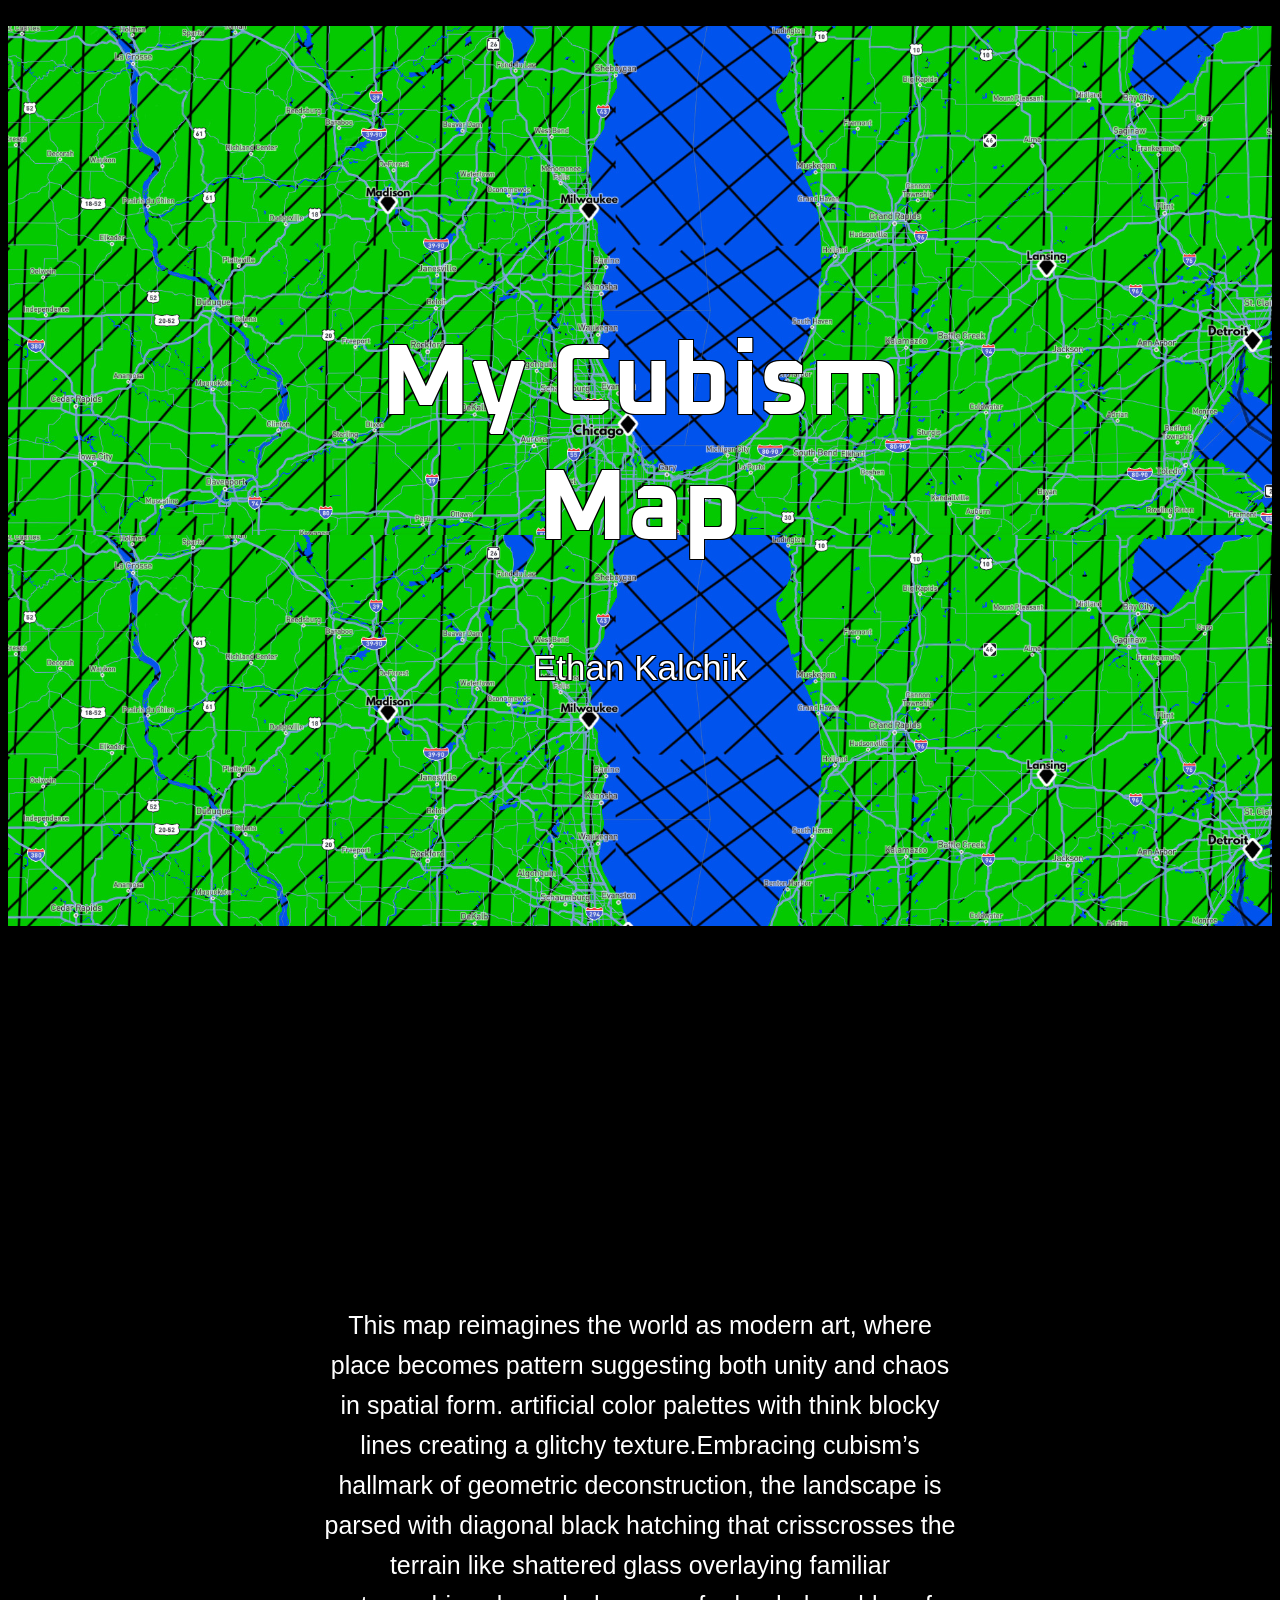
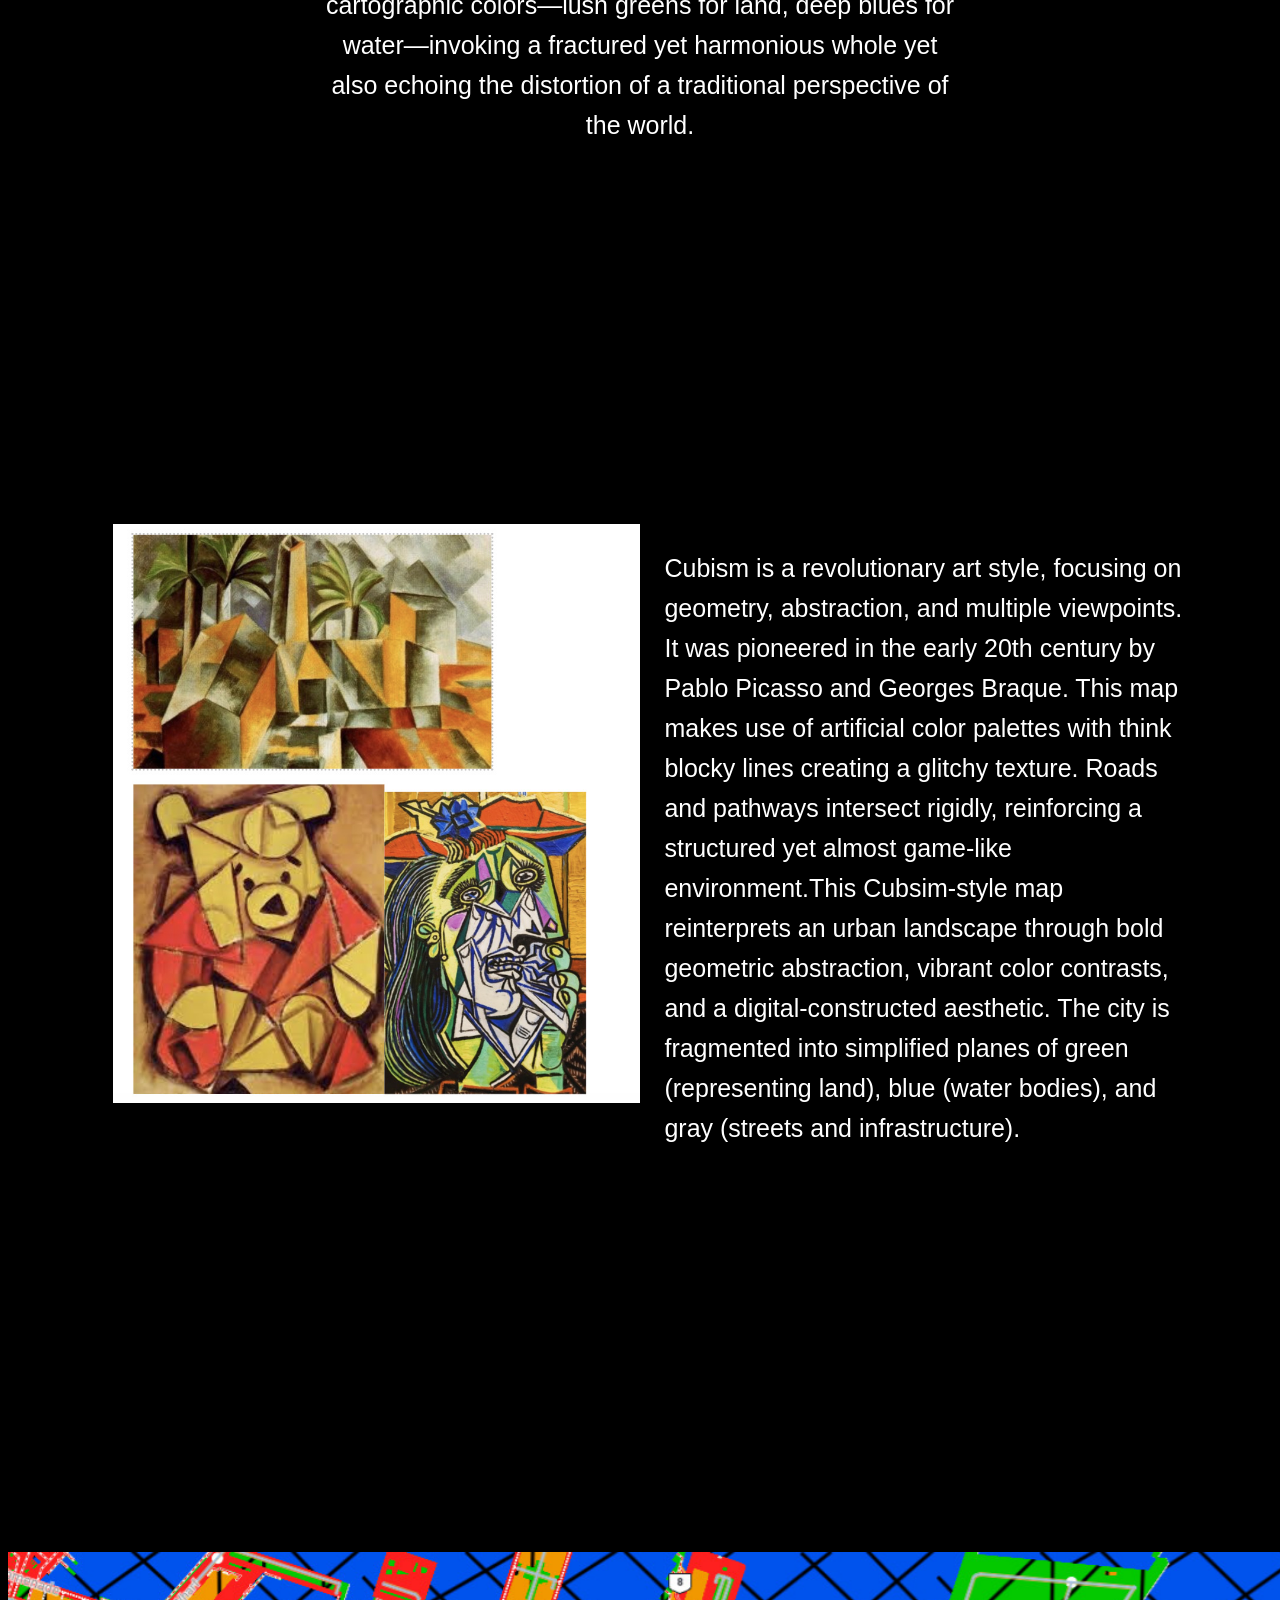
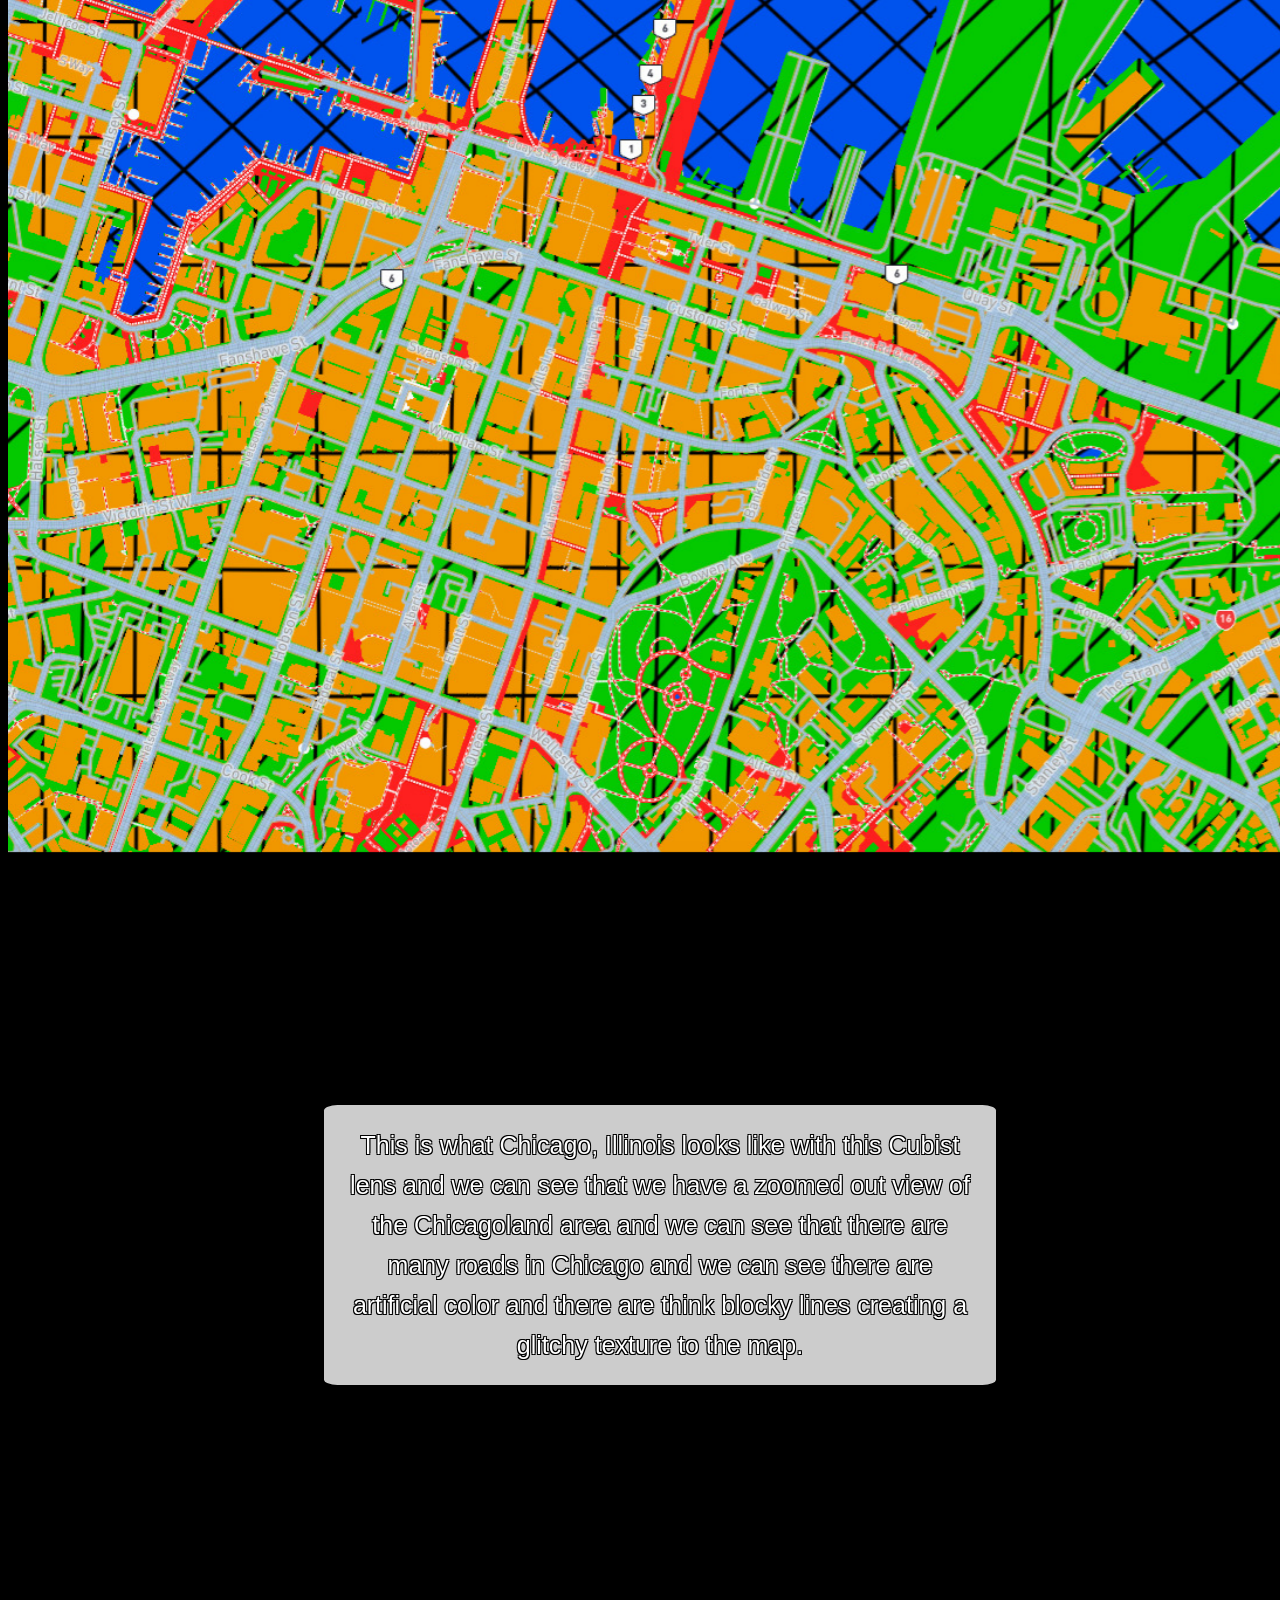
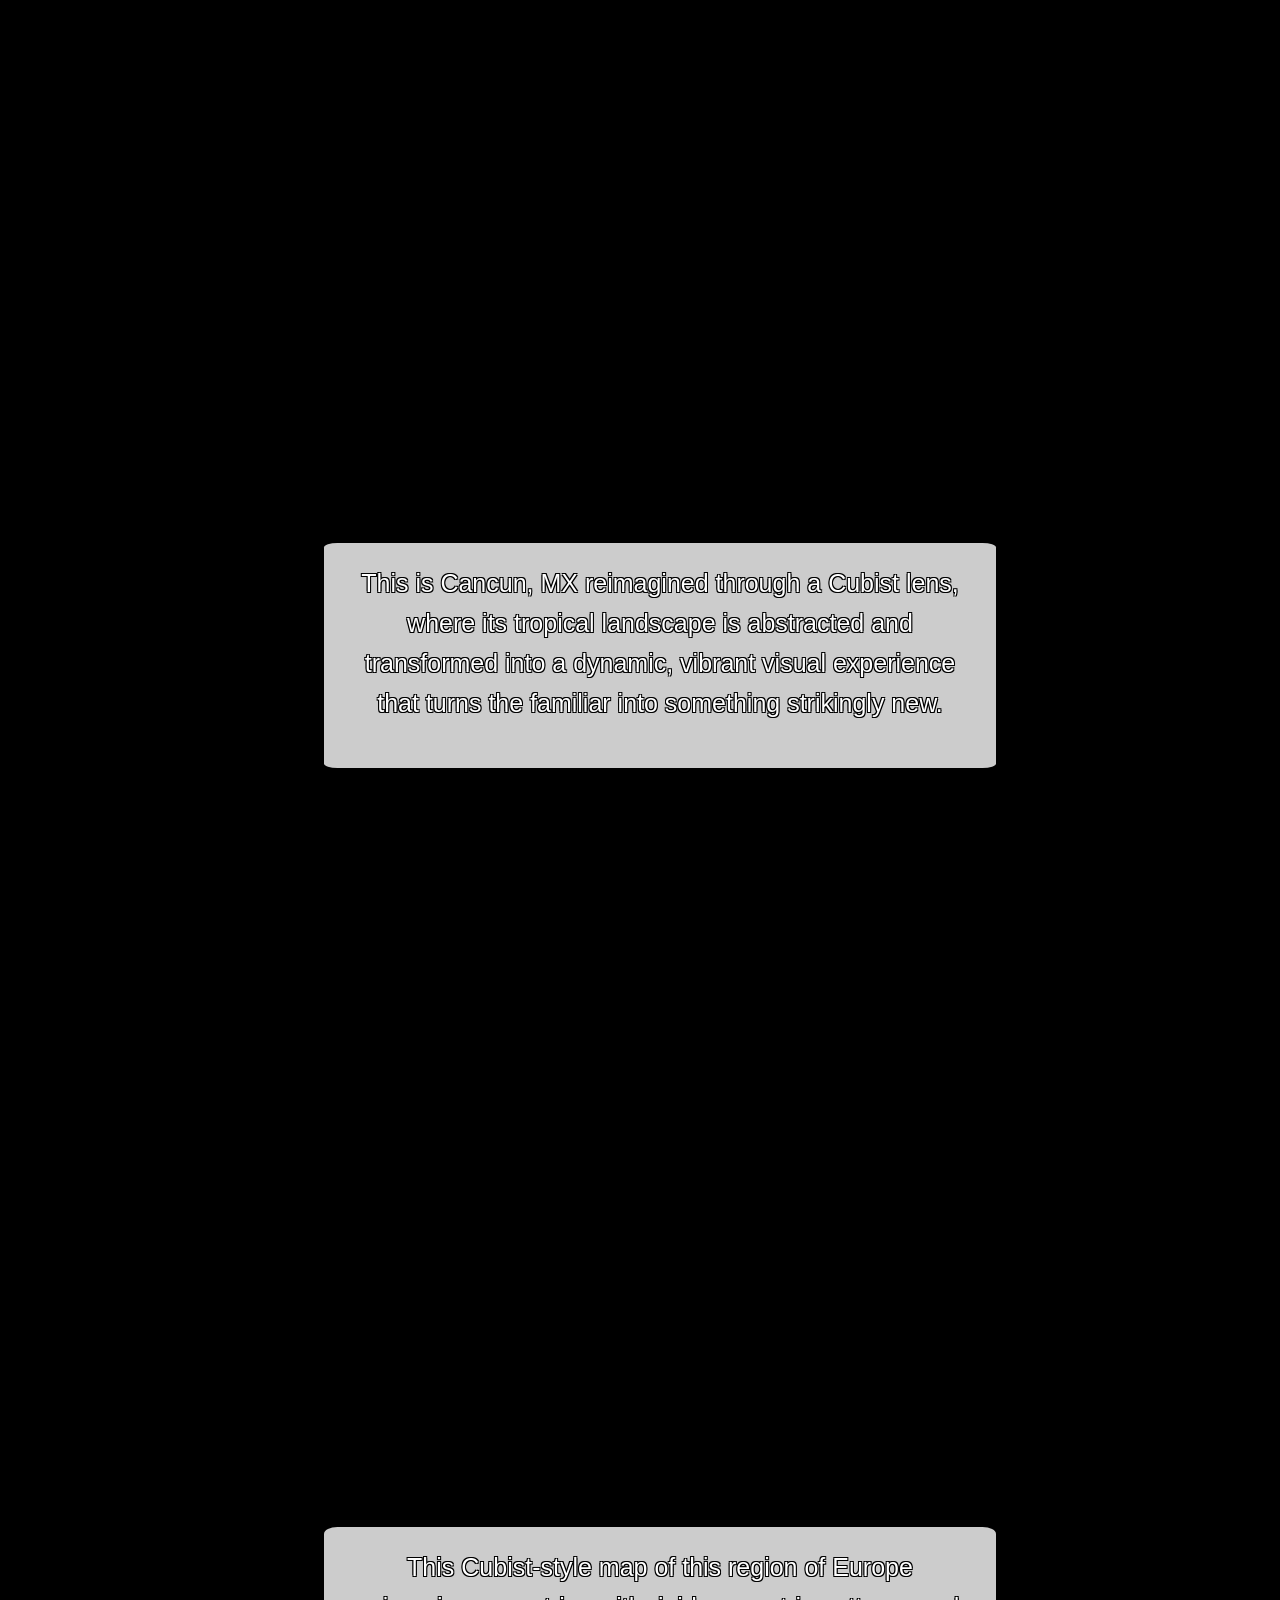
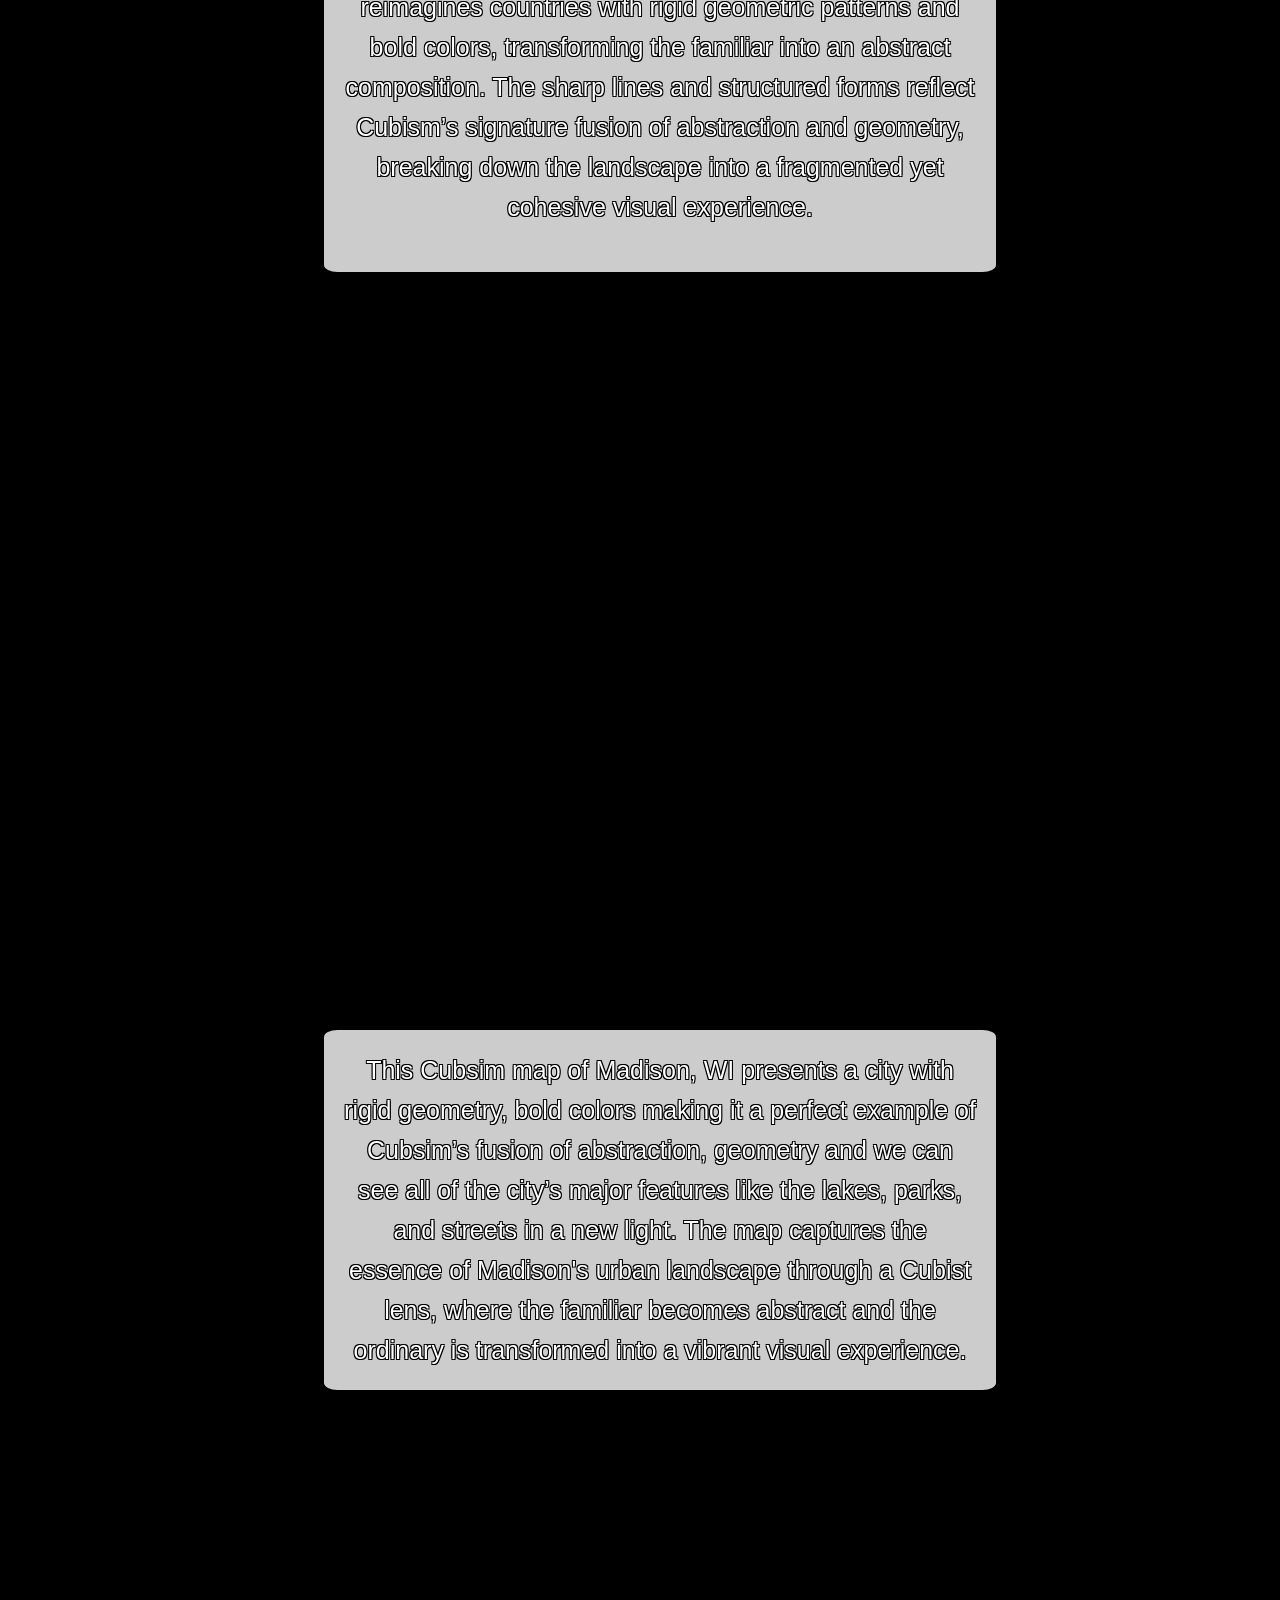
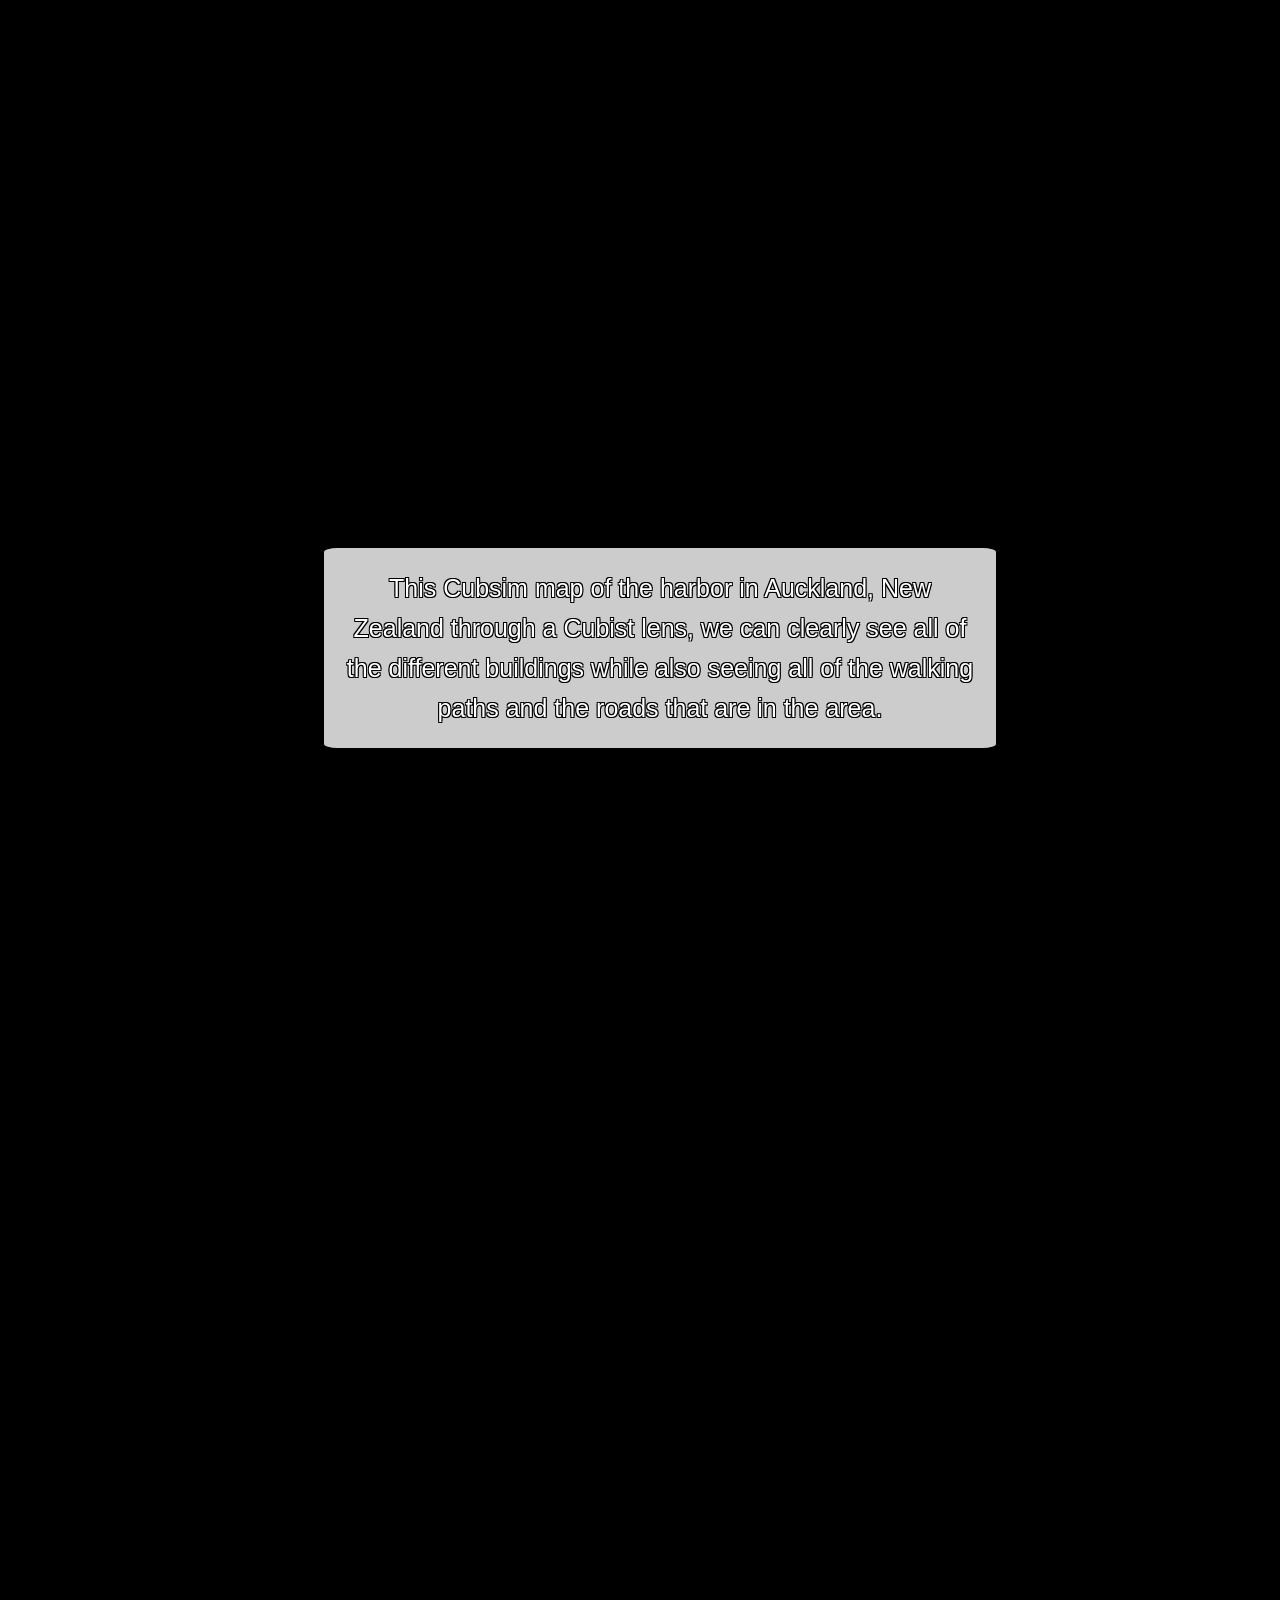
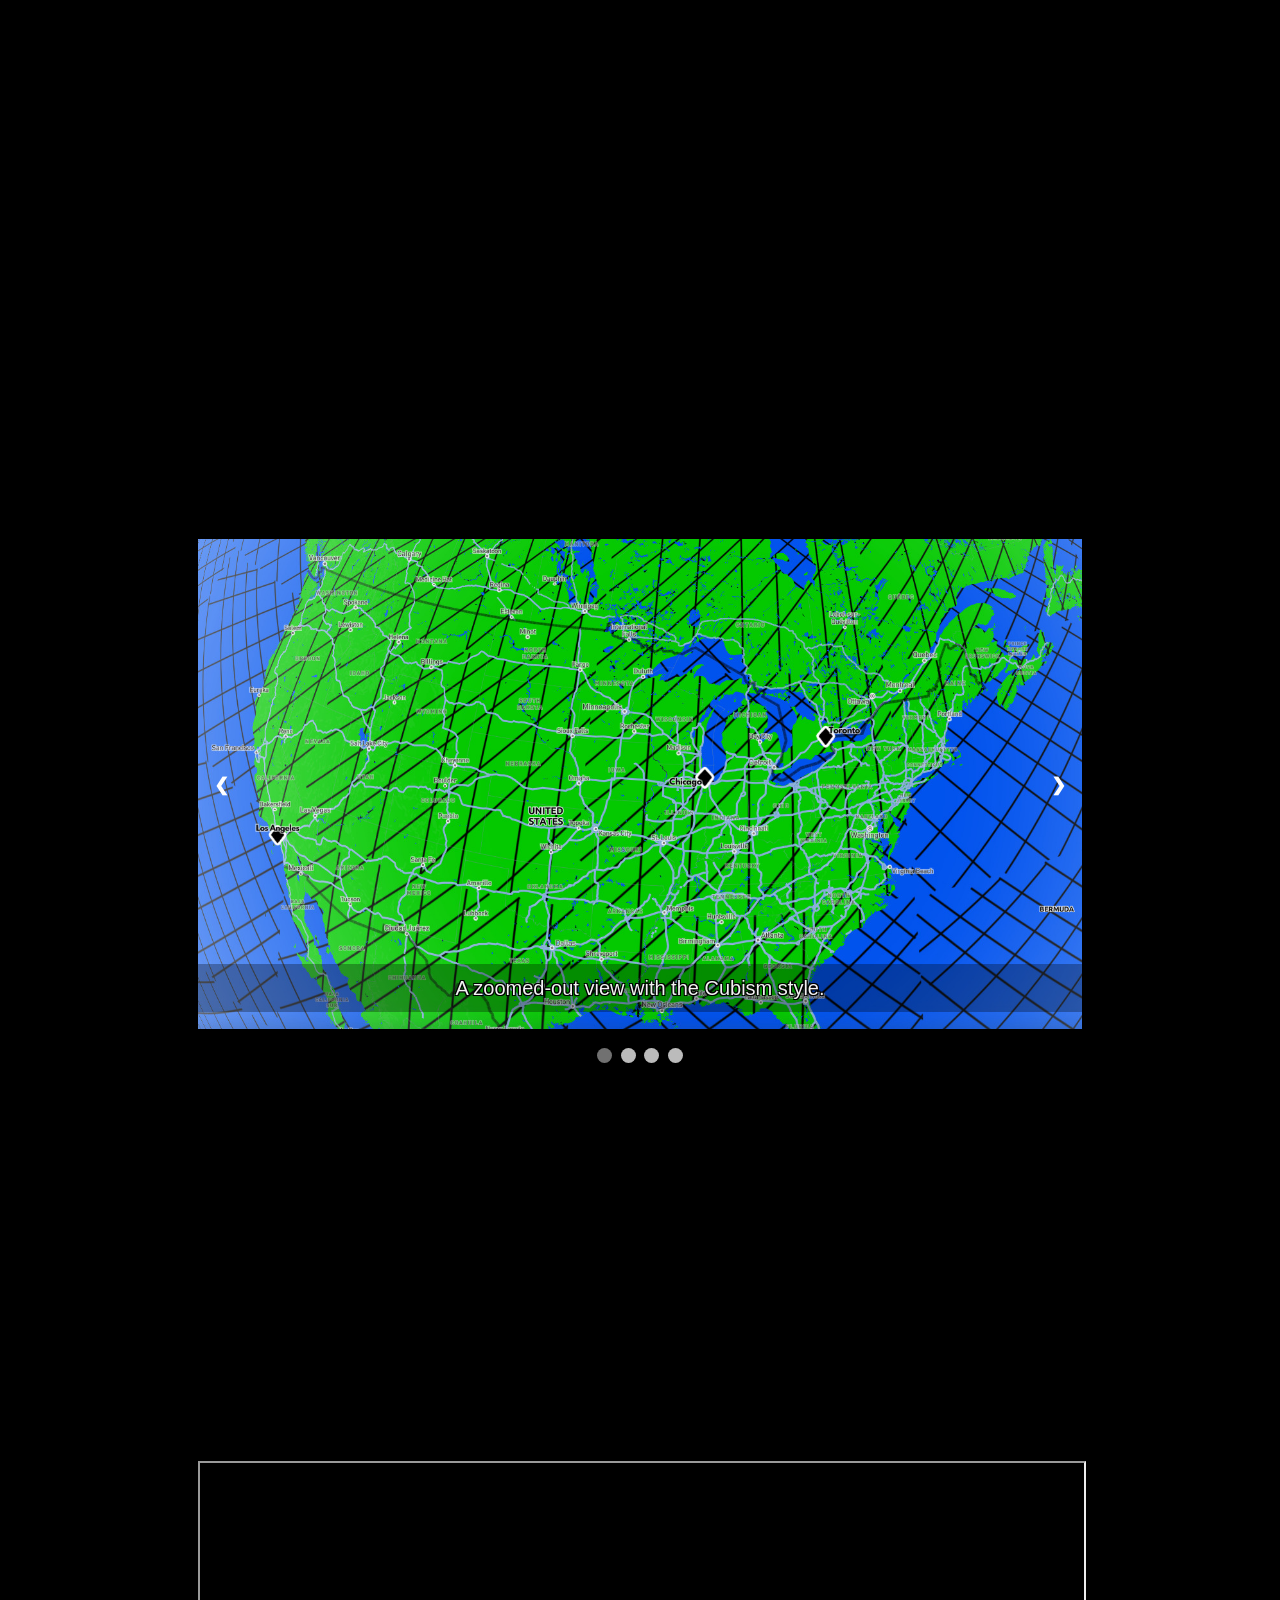
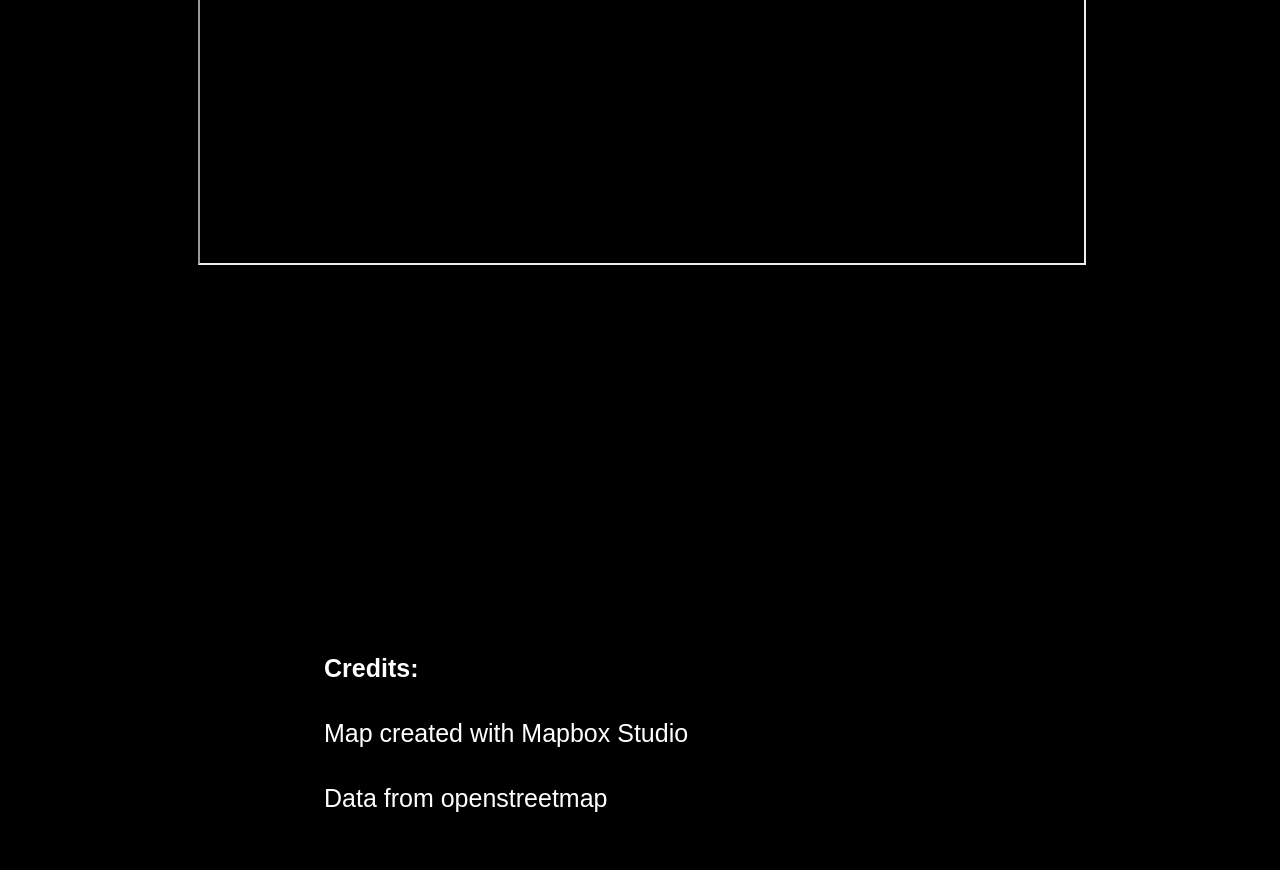
<file: Lab3_ EthanKalchik/index.html>
<!DOCTYPE html>
<html lang="en">
    <head>
        <meta charset="utf-8">
        <meta name="viewport" content="width=device-.lwidth">
            <title></title>

        <!--custom stylesheet-->
        <link rel="stylesheet" href="css/style.css">
        <!--external stylesheets-->
        <link rel="stylesheet" href="lib/scrollmap.css">

        <link rel="preconnect" href="https://fonts.googleapis.com">
        <link rel="preconnect" href="https://fonts.gstatic.com" crossorigin>
        <script src="https://fonts.googleapis.com/css2?family=Josefin+Sans:ital,wght@0,400;0,700;1,400;1,700&display=swap"></script>
        <link href="https://fonts.googleapis.com/css2?family=Josefin+Sans:ital,wght@0,400;0,700;1,400;1,700&display=swap" rel="stylesheet"> 

    </head>
    <head>
        ...
        <link href="https://fonts.googleapis.com/css2?family=Oxanium&display=swap" rel="stylesheet">
      </head>
      <style>
        h1 {
            font-family: "Oxanium", sans-serif;;
        }
      </style>
    <body>
        <div class="content">
            <div>
             <!--title block, background image is title image-->
            <div class="row" style="background-image:url(assets/N2Title.jpeg); background-size:contain;">
                <div class="center title">
                    <!--title text-->
                    <h1>My Cubism Map</h1>
                    <!--subtitle or author-->
                    <ff class="author">Ethan Kalchik</ff>
                </div>
            </div>
            <!--text content block-->
            <div class="row">
                <div class="center">
                    <p>This map reimagines the world as modern art, where place becomes pattern suggesting both unity and chaos in spatial form. artificial 
                        color palettes with think blocky lines creating a glitchy texture.Embracing cubism’s hallmark of geometric deconstruction, the landscape 
                        is parsed with diagonal black hatching that crisscrosses the terrain like shattered glass overlaying familiar cartographic colors—lush 
                        greens for land, deep blues for water—invoking a fractured yet harmonious whole yet also echoing the distortion of 
                        a traditional perspective of the world. 
                    </p>
                </div>
            </div>
            <!--side by side text and image-->
            <div class="row">
                <div class="left">
                    <img class="fit" src="assets/inspo.jpeg">
                </div>
                <div class="right">
                    <p class="vert-center">Cubism is a revolutionary art style, focusing on geometry, abstraction, and multiple 
                        viewpoints. It was pioneered in the early 20th century by Pablo Picasso and Georges Braque. This map makes use of 
                        artificial color palettes with think blocky lines creating a glitchy texture. 
                        Roads and pathways intersect rigidly, reinforcing a structured yet almost game-like environment.This Cubsim-style map 
                        reinterprets an urban landscape through bold geometric abstraction, vibrant color contrasts, and a digital-constructed 
                        aesthetic. The city is fragmented into simplified planes of green (representing land), blue (water bodies), 
                        and gray (streets and infrastructure).</p>
                </div>
            </div>

            <!--background images with text scrolling over them (sidecar)-->
            <div class="scroll-container">    
                <!--background images-->
                <div class="background-item">
                    <img src="assets/Chicago.jpeg" data-slide="1" class="fill">
                    <img src="assets/Cancun.jpeg" data-slide="2" class="fill hidden">
                    <img src="assets/N macedonia.jpeg" data-slide="3" class="fill hidden">
                    <img src="assets/MADISON.jpeg" data-slide="4" class="fill hidden">
                    <img src="assets/nz.jpeg" data-slide="5" class="fill hidden">
                </div>
                <!--foreground text blocks-->
                <div class="foreground-item">
                    <div class="row">
                        <div class="center background-transparent rounded">
                            <p class="no-margin">This is what Chicago, Illinois looks like with this Cubist lens and we can see that we have a zoomed out view of the Chicagoland 
                                area and we can see that there are many roads in Chicago and we can see there are artificial color and there are think blocky lines creating a glitchy texture to the map. </p>
                        </div>
                    </div>
                    <div class="row">
                        <div class="center background-transparent rounded">
                            <p class="no-margin">This is Cancun, MX reimagined through a Cubist lens, where its tropical landscape is abstracted and transformed into a dynamic, vibrant 
                                visual experience that turns the familiar into something strikingly new.</p>
                            </p>
                        </div>
                    </div>
                    <div class="row">
                        <div class="center background-transparent rounded">
                            <p class="no-margin">This Cubist-style map of this region of Europe reimagines countries with rigid geometric patterns and bold colors, transforming the 
                                familiar into an abstract composition. The sharp lines and structured forms reflect Cubism’s signature fusion of abstraction and geometry, breaking down 
                                the landscape into a fragmented yet cohesive visual experience. </p>
                            </p>
                        </div>
                    </div>
                    <div class="row">
                        <div class="center background-transparent rounded">
                            <p class="no-margin">This Cubsim map of Madison, WI presents a city with rigid geometry, bold colors making it a perfect example of Cubsim’s fusion of abstraction, geometry
                                and we can see all of the city’s major features like the lakes, parks, and streets in a new light. The map captures the essence of Madison's urban landscape through a Cubist
                                lens, where the familiar becomes abstract and the ordinary is transformed into a vibrant visual experience.</p>
                        </div>
                    </div>
                    <div class="row">
                        <div class="center background-transparent rounded">
                            <p class="no-margin">This Cubsim map of the harbor in Auckland, New Zealand through a Cubist lens, we can clearly see all of the different buildings while also seeing all of 
                                the walking paths and the roads that are in the area.
                            </p>
                        </div>
                    </div>
                </div>
            </div>

            <div class="row">
                <div class="center-wide">
                    <!-- Slideshow container -->
                    <div class="slideshow-container">
                        <!--slideshow content goes here-->
                        <div class="slide">
                            <img src="assets/V-Zoom.jpeg">
                            <p class="caption">A zoomed-out view with the Cubism style.</p>
                        </div>
                        <div class="slide">
                            <img src="assets/MaMid.jpeg">
                            <p class="caption">A mid-scale view centered on Madison, Wisconsin.</p>
                        </div>
                        <div class="slide">
                            <img src="assets/Madlar.jpeg">
                            <p class="caption">A large-scale view of the Madison region.</p>
                        </div>
                        <div class="slide">
                            <img src="assets/Mad-zoom-vlarge.jpeg">
                            <p class="caption">This is a very large scale view of Madison, WI where we can see the Isthmus, while 
                                also being able to see all of the red amd white representing the different walking paths, and we can see 
                                the tetxured light blue lines which are the roads. We can slso see the textured orange which are the different 
                                buildings that we can see around the Madison Isthmus.
                            </p>
                        </div>
                        
                        <!-- Next and previous buttons -->
                        <a class="prev">&#10094;</a>
                        <a class="next">&#10095;</a>

                        <!-- The dots/circles -->
                        <div class="slideshow-dots">
                            <span class="dot" id="1"></span>
                            <span class="dot" id="2"></span>
                            <span class="dot" id="3"></span>
                            <span class="dot" id="4"></span>
                        </div>
                    </div>
                </div>
            </div>

            <div class="row">
                <div class="center-wide">
                    <iframe class="fit" src="https://api.mapbox.com/styles/v1/ethank218/cm8xl1bt3004l01s210he2suk.html?title=view&access_token=pk.REDACTED&zoomwheel=true&fresh=true#2/38/-34"></iframe>
                </div>
            </div>

            <!--credits-->
            <div class="row no-margin">
                <div class="center">
                    <div class="credits">
                        <p><b>Credits:</b></p>
                        <p>Map created with Mapbox Studio</p>
                        <p>Data from openstreetmap</p>
                    </div>
                </div>
            </div>

        </div>
        <!--external scripts-->
        <script type="text/javascript" src="lib/scrollmap.js"></script>
    </body>
</html>
</file>
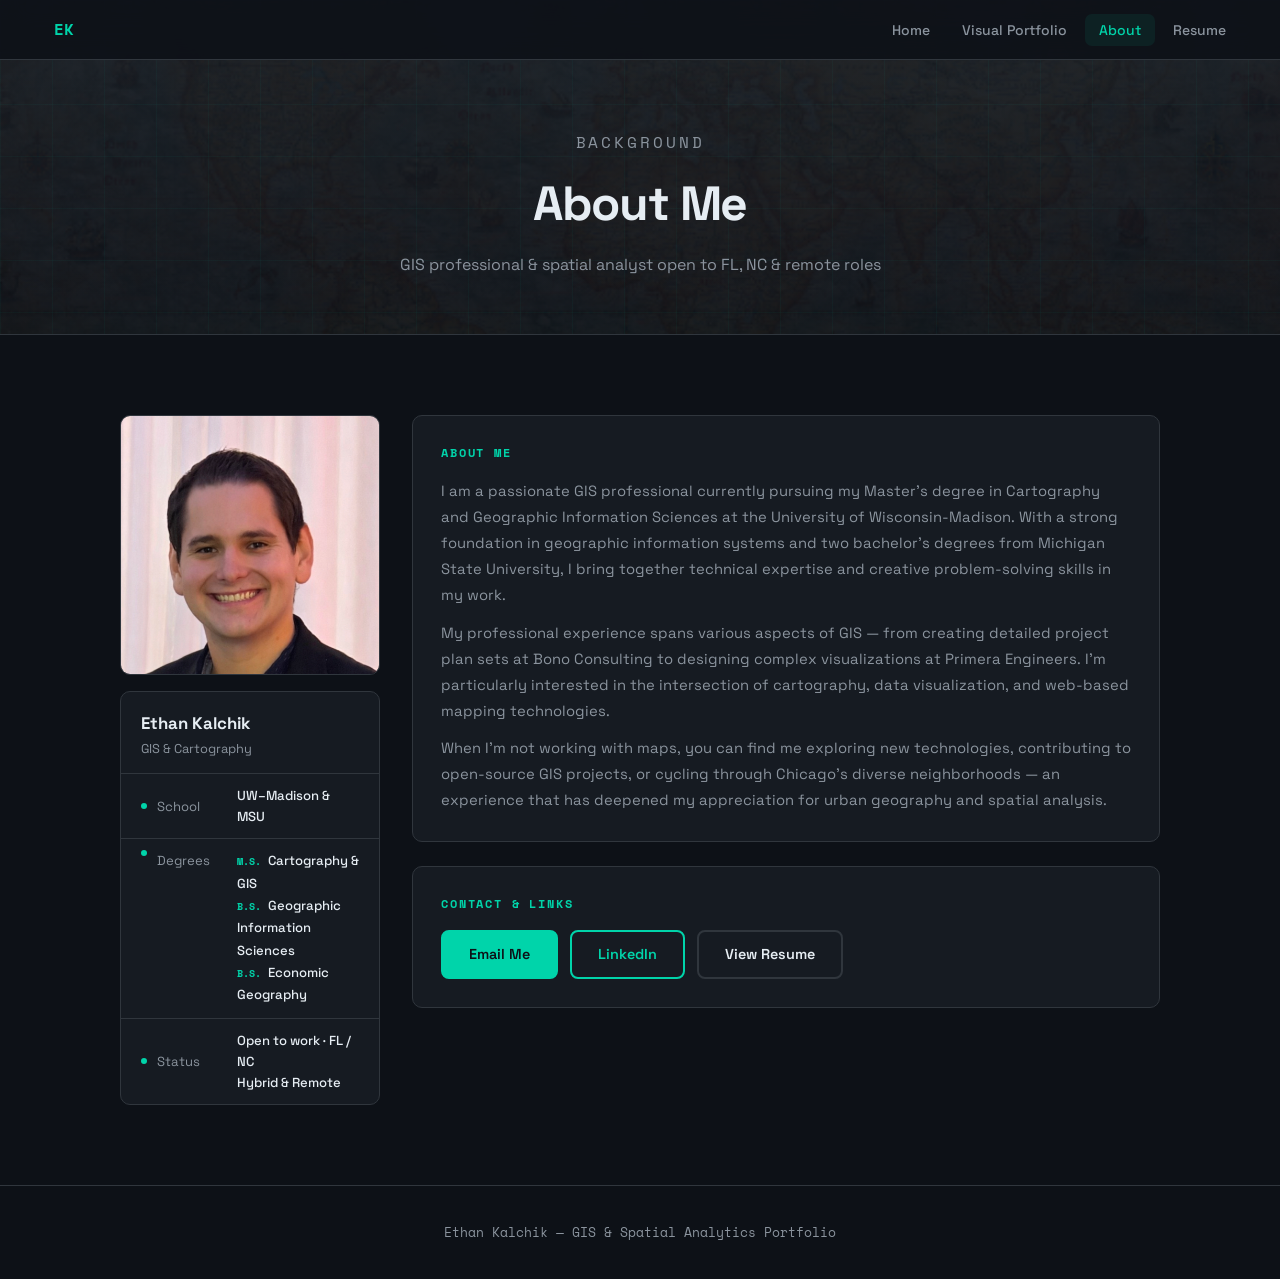
<file: about.html>
<!DOCTYPE html>
<html lang="en">
<head>
  <meta charset="UTF-8">
  <meta name="viewport" content="width=device-width, initial-scale=1.0">
  <title>About — Ethan Kalchik</title>
  <link rel="stylesheet" href="site.css">
  <style>
    /* ── About page layout ─────────────────────────────────────────────── */
    .about-grid {
      display: grid;
      grid-template-columns: 260px 1fr;
      gap: 32px;
      align-items: start;
    }

    /* Left column: avatar + quick facts */
    .profile-col {
      display: flex;
      flex-direction: column;
      gap: 16px;
    }

    .profile-avatar {
      width: 100%;
      aspect-ratio: 1;
      object-fit: cover;
      object-position: 50% 35%;
      border-radius: var(--radius);
      border: 1px solid var(--border);
    }

    .profile-card {
      background: var(--bg2);
      border: 1px solid var(--border);
      border-radius: var(--radius);
      overflow: hidden;
    }

    .profile-card-name {
      padding: 18px 20px 14px;
      border-bottom: 1px solid var(--border);
    }

    .profile-card-name h2 {
      font-size: 1.05em;
      font-weight: 700;
    }

    .profile-card-name p {
      font-size: 0.8em;
      color: var(--text2);
      margin-top: 2px;
    }

    .profile-stat {
      display: flex;
      align-items: center;
      gap: 10px;
      padding: 11px 20px;
      border-bottom: 1px solid var(--border);
      font-size: 0.82em;
    }

    .profile-stat:last-child { border-bottom: none; }

    .stat-dot {
      width: 6px;
      height: 6px;
      border-radius: 50%;
      background: var(--accent);
      flex-shrink: 0;
    }

    .stat-label { color: var(--text2); min-width: 70px; }
    .stat-value { color: var(--text); font-weight: 500; }

    .profile-stat--degrees { align-items: flex-start; }

    .degree-line {
      display: block;
      line-height: 1.7;
    }

    .degree-tag {
      font-family: 'Space Mono', monospace;
      font-size: 0.78em;
      color: var(--accent);
      font-weight: 700;
      margin-right: 4px;
    }

    /* Right column: bio + contact */
    .bio-col {
      display: flex;
      flex-direction: column;
      gap: 24px;
    }

    .bio-block {
      background: var(--bg2);
      border: 1px solid var(--border);
      border-radius: var(--radius);
      padding: 28px;
    }

    .bio-block h3 {
      font-family: 'Space Mono', monospace;
      font-size: 0.72em;
      text-transform: uppercase;
      letter-spacing: 0.16em;
      color: var(--accent);
      margin-bottom: 16px;
    }

    .bio-block p {
      font-size: 0.925em;
      color: var(--text2);
      line-height: 1.75;
      margin-bottom: 12px;
    }

    .bio-block p:last-child { margin-bottom: 0; }

    /* Contact */
    .contact-links {
      display: flex;
      gap: 12px;
      flex-wrap: wrap;
    }

    /* Responsive */
    @media (max-width: 760px) {
      .about-grid { grid-template-columns: 1fr; }
      .profile-col { position: static; }
      .profile-avatar { max-width: 200px; border-radius: 50%; }
      .profile-col { align-items: center; }
    }
  </style>
</head>
<body>

<!-- ── NAV ──────────────────────────────────────────────────────────────── -->
<nav>
  <a href="index.html" class="nav-logo">EK</a>
  <ul>
    <li><a href="index.html">Home</a></li>
    <li><a href="portfolio.html">Visual Portfolio</a></li>
    <li><a href="about.html" class="active">About</a></li>
    <li><a href="resume.html">Resume</a></li>
  </ul>
</nav>

<!-- ── PAGE BANNER ──────────────────────────────────────────────────────── -->
<div class="page-banner">
  <p class="page-banner-label">Background</p>
  <h1>About Me</h1>
  <p>GIS professional &amp; spatial analyst open to FL, NC &amp; remote roles</p>
</div>

<!-- ── ABOUT CONTENT ─────────────────────────────────────────────────────── -->
<div class="section-wrap">
  <div class="about-grid">

    <!-- Left: profile sidebar -->
    <div class="profile-col">
      <img src="assets/img/ethan5.jpg" alt="Ethan Kalchik" class="profile-avatar">
      <div class="profile-card">
        <div class="profile-card-name">
          <h2>Ethan Kalchik</h2>
          <p>GIS &amp; Cartography</p>
        </div>
        <div class="profile-stat">
          <span class="stat-dot"></span>
          <span class="stat-label">School</span>
          <span class="stat-value">UW–Madison &amp; MSU</span>
        </div>
        <div class="profile-stat profile-stat--degrees">
          <span class="stat-dot"></span>
          <span class="stat-label">Degrees</span>
          <span class="stat-value">
            <span class="degree-line"><span class="degree-tag">M.S.</span> Cartography &amp; GIS</span>
            <span class="degree-line"><span class="degree-tag">B.S.</span> Geographic Information Sciences</span>
            <span class="degree-line"><span class="degree-tag">B.S.</span> Economic Geography</span>
          </span>
        </div>
        <div class="profile-stat">
          <span class="stat-dot"></span>
          <span class="stat-label">Status</span>
          <span class="stat-value">Open to work · FL / NC<br>Hybrid &amp; Remote</span>
        </div>
      </div>
    </div>

    <!-- Right: bio + contact -->
    <div class="bio-col">

      <div class="bio-block">
        <h3>About Me</h3>
        <p>I am a passionate GIS professional currently pursuing my Master's degree in Cartography and Geographic Information Sciences at the University of Wisconsin-Madison. With a strong foundation in geographic information systems and two bachelor's degrees from Michigan State University, I bring together technical expertise and creative problem-solving skills in my work.</p>
        <p>My professional experience spans various aspects of GIS — from creating detailed project plan sets at Bono Consulting to designing complex visualizations at Primera Engineers. I'm particularly interested in the intersection of cartography, data visualization, and web-based mapping technologies.</p>
        <p>When I'm not working with maps, you can find me exploring new technologies, contributing to open-source GIS projects, or cycling through Chicago's diverse neighborhoods — an experience that has deepened my appreciation for urban geography and spatial analysis.</p>
      </div>

      <div class="bio-block">
        <h3>Contact &amp; Links</h3>
        <div class="contact-links">
          <a href="mailto:kalchikethan@gmail.com" class="btn btn-primary">Email Me</a>
          <a href="https://www.linkedin.com/in/ethan-kalchik-1a6619196/" class="btn btn-outline" target="_blank" rel="noopener">LinkedIn</a>
          <a href="resume.html" class="btn btn-secondary">View Resume</a>
        </div>
      </div>

    </div>
  </div>
</div>

<!-- ── FOOTER ────────────────────────────────────────────────────────────── -->
<footer>Ethan Kalchik &mdash; GIS &amp; Spatial Analytics Portfolio</footer>

</body>
</html>
</file>
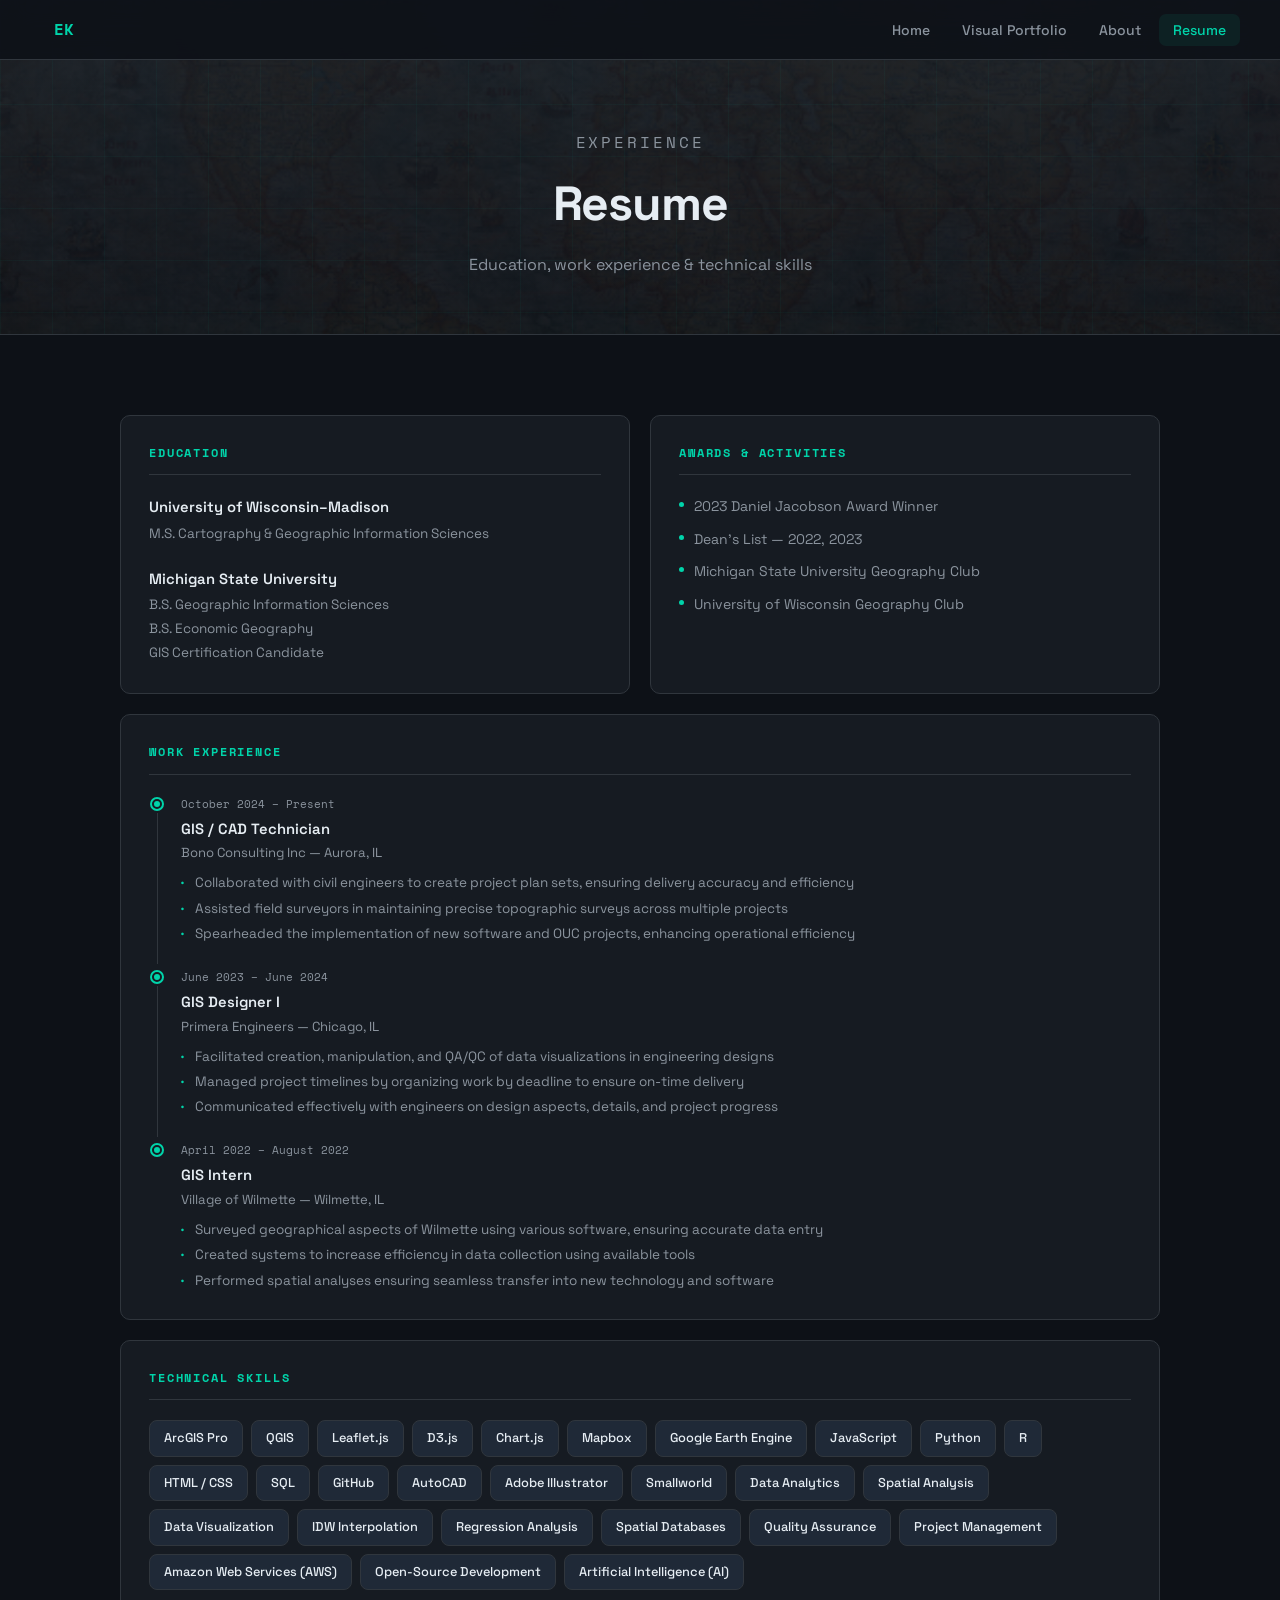
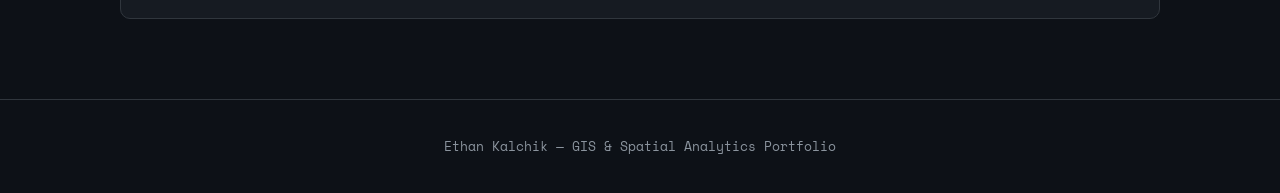
<file: resume.html>
<!DOCTYPE html>
<html lang="en">
<head>
  <meta charset="UTF-8">
  <meta name="viewport" content="width=device-width, initial-scale=1.0">
  <title>Resume — Ethan Kalchik</title>
  <link rel="stylesheet" href="site.css">
  <style>
    /* ── Resume layout ─────────────────────────────────────────────────── */
    .resume-grid {
      display: grid;
      grid-template-columns: 1fr 1fr;
      gap: 20px;
    }

    /* Full-width blocks */
    .resume-grid .full { grid-column: 1 / -1; }

    .resume-block {
      background: var(--bg2);
      border: 1px solid var(--border);
      border-radius: var(--radius);
      padding: 28px;
    }

    .resume-block h3 {
      font-family: 'Space Mono', monospace;
      font-size: 0.72em;
      text-transform: uppercase;
      letter-spacing: 0.16em;
      color: var(--accent);
      margin-bottom: 20px;
      padding-bottom: 12px;
      border-bottom: 1px solid var(--border);
    }

    /* Education items */
    .edu-item { margin-bottom: 22px; }
    .edu-item:last-child { margin-bottom: 0; }

    .edu-item h4 {
      font-size: 0.925em;
      font-weight: 600;
      color: var(--text);
      margin-bottom: 4px;
    }

    .edu-item .degree {
      font-size: 0.845em;
      color: var(--text2);
      margin-bottom: 2px;
    }

    .edu-item .date {
      font-family: 'Space Mono', monospace;
      font-size: 0.72em;
      color: var(--accent);
    }

    /* Awards list */
    .awards-list {
      list-style: none;
      display: flex;
      flex-direction: column;
      gap: 10px;
    }

    .awards-list li {
      display: flex;
      align-items: flex-start;
      gap: 10px;
      font-size: 0.875em;
      color: var(--text2);
    }

    .awards-list li::before {
      content: '';
      width: 5px;
      height: 5px;
      border-radius: 50%;
      background: var(--accent);
      flex-shrink: 0;
      margin-top: 7px;
    }

    /* Experience timeline */
    .experience-list {
      display: flex;
      flex-direction: column;
      gap: 0;
    }

    .exp-item {
      display: grid;
      grid-template-columns: 16px 1fr;
      gap: 0 16px;
    }

    /* Timeline line & dot */
    .exp-line {
      display: flex;
      flex-direction: column;
      align-items: center;
    }

    .exp-dot {
      width: 10px;
      height: 10px;
      border-radius: 50%;
      background: var(--accent);
      border: 2px solid var(--bg2);
      outline: 2px solid var(--accent);
      flex-shrink: 0;
      margin-top: 4px;
    }

    .exp-connector {
      flex: 1;
      width: 1px;
      background: var(--border);
      margin: 4px 0;
    }

    .exp-item:last-child .exp-connector { display: none; }

    .exp-body { padding-bottom: 24px; }
    .exp-item:last-child .exp-body { padding-bottom: 0; }

    .exp-meta {
      font-family: 'Space Mono', monospace;
      font-size: 0.7em;
      color: var(--text2);
      margin-bottom: 4px;
    }

    .exp-title {
      font-size: 0.925em;
      font-weight: 600;
      margin-bottom: 2px;
    }

    .exp-company {
      font-size: 0.82em;
      color: var(--text2);
      margin-bottom: 10px;
    }

    .exp-bullets {
      list-style: none;
      display: flex;
      flex-direction: column;
      gap: 5px;
    }

    .exp-bullets li {
      font-size: 0.845em;
      color: var(--text2);
      line-height: 1.5;
      padding-left: 14px;
      position: relative;
    }

    .exp-bullets li::before {
      content: '·';
      position: absolute;
      left: 0;
      color: var(--accent);
      font-weight: 700;
    }

    /* Skills grid (resume version) */
    .skills-chips {
      display: flex;
      flex-wrap: wrap;
      gap: 8px;
    }

    .skills-chips .skill-chip {
      padding: 7px 14px;
      font-size: 0.8em;
    }

    /* Responsive */
    @media (max-width: 720px) {
      .resume-grid { grid-template-columns: 1fr; }
      .resume-grid .full { grid-column: 1; }
    }
  </style>
</head>
<body>

<!-- ── NAV ──────────────────────────────────────────────────────────────── -->
<nav>
  <a href="index.html" class="nav-logo">EK</a>
  <ul>
    <li><a href="index.html">Home</a></li>
    <li><a href="portfolio.html">Visual Portfolio</a></li>
    <li><a href="about.html">About</a></li>
    <li><a href="resume.html" class="active">Resume</a></li>
  </ul>
</nav>

<!-- ── PAGE BANNER ──────────────────────────────────────────────────────── -->
<div class="page-banner">
  <p class="page-banner-label">Experience</p>
  <h1>Resume</h1>
  <p>Education, work experience &amp; technical skills</p>
</div>

<!-- ── RESUME CONTENT ────────────────────────────────────────────────────── -->
<div class="section-wrap">
  <div class="resume-grid">

    <!-- Education -->
    <div class="resume-block">
      <h3>Education</h3>

      <div class="edu-item">
        <h4>University of Wisconsin–Madison</h4>
        <p class="degree">M.S. Cartography &amp; Geographic Information Sciences</p>
      </div>

      <div class="edu-item">
        <h4>Michigan State University</h4>
        <p class="degree">B.S. Geographic Information Sciences</p>
        <p class="degree">B.S. Economic Geography</p>
        <p class="degree">GIS Certification Candidate</p>
      </div>
    </div>

    <!-- Awards -->
    <div class="resume-block">
      <h3>Awards &amp; Activities</h3>
      <ul class="awards-list">
        <li>2023 Daniel Jacobson Award Winner</li>
        <li>Dean's List — 2022, 2023</li>
        <li>Michigan State University Geography Club</li>
        <li>University of Wisconsin Geography Club</li>
      </ul>
    </div>

    <!-- Work Experience (full width) -->
    <div class="resume-block full">
      <h3>Work Experience</h3>
      <div class="experience-list">

        <div class="exp-item">
          <div class="exp-line">
            <div class="exp-dot"></div>
            <div class="exp-connector"></div>
          </div>
          <div class="exp-body">
            <p class="exp-meta">October 2024 – Present</p>
            <p class="exp-title">GIS / CAD Technician</p>
            <p class="exp-company">Bono Consulting Inc &mdash; Aurora, IL</p>
            <ul class="exp-bullets">
              <li>Collaborated with civil engineers to create project plan sets, ensuring delivery accuracy and efficiency</li>
              <li>Assisted field surveyors in maintaining precise topographic surveys across multiple projects</li>
              <li>Spearheaded the implementation of new software and OUC projects, enhancing operational efficiency</li>
            </ul>
          </div>
        </div>

        <div class="exp-item">
          <div class="exp-line">
            <div class="exp-dot"></div>
            <div class="exp-connector"></div>
          </div>
          <div class="exp-body">
            <p class="exp-meta">June 2023 – June 2024</p>
            <p class="exp-title">GIS Designer I</p>
            <p class="exp-company">Primera Engineers &mdash; Chicago, IL</p>
            <ul class="exp-bullets">
              <li>Facilitated creation, manipulation, and QA/QC of data visualizations in engineering designs</li>
              <li>Managed project timelines by organizing work by deadline to ensure on-time delivery</li>
              <li>Communicated effectively with engineers on design aspects, details, and project progress</li>
            </ul>
          </div>
        </div>

        <div class="exp-item">
          <div class="exp-line">
            <div class="exp-dot"></div>
            <div class="exp-connector"></div>
          </div>
          <div class="exp-body">
            <p class="exp-meta">April 2022 – August 2022</p>
            <p class="exp-title">GIS Intern</p>
            <p class="exp-company">Village of Wilmette &mdash; Wilmette, IL</p>
            <ul class="exp-bullets">
              <li>Surveyed geographical aspects of Wilmette using various software, ensuring accurate data entry</li>
              <li>Created systems to increase efficiency in data collection using available tools</li>
              <li>Performed spatial analyses ensuring seamless transfer into new technology and software</li>
            </ul>
          </div>
        </div>

      </div>
    </div>

    <!-- Technical Skills (full width) -->
    <div class="resume-block full">
      <h3>Technical Skills</h3>
      <div class="skills-chips">
        <div class="skill-chip">ArcGIS Pro</div>
        <div class="skill-chip">QGIS</div>
        <div class="skill-chip">Leaflet.js</div>
        <div class="skill-chip">D3.js</div>
        <div class="skill-chip">Chart.js</div>
        <div class="skill-chip">Mapbox</div>
        <div class="skill-chip">Google Earth Engine</div>
        <div class="skill-chip">JavaScript</div>
        <div class="skill-chip">Python</div>
        <div class="skill-chip">R</div>
        <div class="skill-chip">HTML / CSS</div>
        <div class="skill-chip">SQL</div>
        <div class="skill-chip">GitHub</div>
        <div class="skill-chip">AutoCAD</div>
        <div class="skill-chip">Adobe Illustrator</div>
        <div class="skill-chip">Smallworld</div>
        <div class="skill-chip">Data Analytics</div>
        <div class="skill-chip">Spatial Analysis</div>
        <div class="skill-chip">Data Visualization</div>
        <div class="skill-chip">IDW Interpolation</div>
        <div class="skill-chip">Regression Analysis</div>
        <div class="skill-chip">Spatial Databases</div>
        <div class="skill-chip">Quality Assurance</div>
        <div class="skill-chip">Project Management</div>
        <div class="skill-chip">Amazon Web Services (AWS)</div>
        <div class="skill-chip">Open-Source Development</div>
        <div class="skill-chip">Artificial Intelligence (AI)</div>
      </div>
    </div>

  </div>
</div>

<!-- ── FOOTER ────────────────────────────────────────────────────────────── -->
<footer>Ethan Kalchik &mdash; GIS &amp; Spatial Analytics Portfolio</footer>

</body>
</html>
</file>
<file: Lab3_ EthanKalchik/css/style.css>
body{
    font-family: 'fantasy', sans-serif;
}

iframe{
    height:400px;
}

h1 { '
    font-size: 200px;
    color: white;
    text-shadow:
    -1px -1px 0 #000,
    1px -1px 0 #000,
    -1px 1px 0 #000,
    1px 1px 0 #000; 
    }
    ff { 
    font-size: 35px;
    line-height: 1.6;
        color: rgb(255, 255, 255);
        text-shadow:
        -1px -1px 0 #000,
        1px -1px 0 #000,
        -1px 1px 0 #000,
        1px 1px 0 #000; 
        }
    p { 
        font-size: 25px;
        line-height: 1.6;
            color: rgb(255, 255, 255);
            text-shadow:
            -1px -1px 0 #000,
            1px -1px 0 #000,
            -1px 1px 0 #000,
            1px 1px 0 #000; 
            }
    body {
            background-color: rgb(0, 0, 0);
          }
</file>
<file: Lab3_ EthanKalchik/lib/scrollmap.css>
body{
    overflow-x:hidden;
}
.scroll-container{
    display:block;
}
/*background/foreground*/
.background-item{
    width:100%;
    height:100vh;
    z-index:0;
    position:sticky;
    display:block;
    top:0;
    margin-bottom:20%;
}
.foreground-item{
    position:relative;
    padding-bottom:50%;
}
.hidden{
    display:none !important;
}

/*positioning*/
.center, .center-wide{
    text-align:center;
}
.left, .right-inline{
    display:inline-block;
}
.left{
    vertical-align:top;
}
.half-width{
    width:50%;
}
.full-width, .fit{
    width:100%;
}
.half-height{
    height:50%;
}
.full-height, .fill{
    height:100%;
}

/*title*/
.title{
    height:100vh;   
}
.title > * {
    display:inline-block;
}
.title h1{
    font-size:100px;
}

/*bottom margin styles*/
.row{
    margin-bottom:30%;
}

/*smaller bottom margin for rows in the foreground*/
.foreground-item > .row{
    margin-bottom:60%;
}
.no-margin{
    margin-bottom:0 !important;
    margin-top:0 !important;
}
.lg-margin{
    margin-bottom:100% !important;
}
.md-margin{
    margin-bottom:50% !important;
}
.sm-margin{
    margin-bottom:25% !important;
}

/*block styles*/
.rounded{
    border-radius:2%;
}
.background-white{
    background-color:white;
    padding:20px;
}
.background-transparent{
    background-color:rgba(255,255,255,0.8);
    padding:20px;
}

/*credits section*/
.credits{
    text-align:left;
    margin-bottom:50px;
}
.credits > p{
    margin-bottom:5px;
}

/*interactions*/
.no-event{
    pointer-events:none;
}

/*temp*/
#map, #background-map, .full-screen{
    height:100vh;
    width:100vw;
}

/*animation*/
.fade-in{
    animation:in 2s; 
}
@keyframes in {
    from {opacity: 0;}
    to {opacity: 1;} 
 } 

/*slideshow*/
/*slideshow container */
.slideshow-container {
    width:100%;
    position: relative;
    margin: auto;
}

/* hide the images by default */
.slide {
    display: none;
}

/* next & previous buttons */
.prev, .next {
    cursor: pointer;
    position: absolute;
    top: calc(50% - 30px);
    width: auto;
    margin-top: -22px;
    padding: 16px;
    color: white;
    font-weight: bold;
    font-size: 18px;
    transition: 0.6s ease;
    border-radius: 0 3px 3px 0;
}

/* position next button to the right */
.next {
    right: 0;
    border-radius: 3px 0 0 3px;
}
/* position prev button to the left */
.prev{
    left: 0;
}

/* hover styling for next/prev buttons */
.prev:hover, .next:hover {
    background-color: rgba(0,0,0,0.5);
    color:white;
}

.slide > img{
    width:100%;
}

/* image captions */
.caption {
    color: #f2f2f2;
    font-size: 20px;
    padding: 8px 0px;
    position: absolute;
    bottom: 50px;
    width: 100%;
    text-align: center;
    background:rgba(0,0,0,0.3)
}

/* the dots/bullets/indicators */
.slideshow-dots{
    text-align:center;
}
.dot {
    cursor: pointer;
    height: 15px;
    width: 15px;
    margin: 15px 2px;
    background-color: #bbb;
    border-radius: 50%;
    display: inline-block;
    transition: background-color 0.6s ease;
}

.active, .dot:hover {
    background-color: #717171;
}


@media screen and (min-width: 1200px) {
    .center{
        flex: 0 0 auto;
        margin-left:25%;
        width:50% !important;
    }
    .center-wide{
        flex: 0 0 auto;
        margin-left:15%;
        width:70% !important;
    }
    .left{
        flex: 0 0 auto;
        margin-left: 8.33333333%;
        width: 41.66666667% !important;
    }
    .right{
        flex: 0 0 auto;
        margin-left:50%;
        width: 41.66666667% !important;
    }
    .right-inline{
        width: 41.66666667% !important;
        margin-left:20px;
    }
}
    @media screen and (min-width: 720px) and (max-width: 1199px) {
    .center{
        flex: 0 0 auto;
        margin-left: 16.66666667%;
        width: 66.66666667% !important;
    }
    .center-wide{
        flex: 0 0 auto;
        margin-left:15%;
        width:70% !important;
    }
    .left{
        flex: 0 0 auto;
        margin-left:5%;
        width: 45% !important;
    }
    .right{
        flex: 0 0 auto;
        margin-left:50%;
        width: 45% !important;
    }
    .right-inline{
        flex: 0 0 auto;
        margin-left:20px;
        width: 45% !important;
    }

}
@media screen and (min-width: 540px) and (max-width: 719px) {
    .center, .center-wide{
        flex: 0 0 auto;
        margin-left: 8.33333333%;
        width: 83.333333333% !important;
    }
    .left{
        flex: 0 0 auto;
        width: 48% !important;
    }
    .right{
        flex: 0 0 auto;
        margin-left:50%;
        width: 48% !important;
    }
    .right-inline{
        flex: 0 0 auto;
        width: 48% !important;
        margin-left:10px;   
    }
}
@media screen and (max-width: 539px) {
    .center, .center-wide{
        width: 100% !important;
    }
    .left{
        width: 100% !important;
    }
    .right{
        width: 100% !important;
    }
    .right-inline{
        width: 100% !important;
    }
    .row{
        margin-bottom:50vh !important;
    }
    .foreground-item > .row{
        margin-bottom:100%;
    }
    /*move slideshow caption*/
    .caption{
        top:100%;
        background:none;
        color:black;
    }
    .vert-center{
        margin-top:0px !important;
    }
}
</file>
<file: site.css>
/* ═══════════════════════════════════════════════════════════════════════
   site.css — Shared styles · Ethan Kalchik Portfolio
   ═══════════════════════════════════════════════════════════════════════ */

@import url('https://fonts.googleapis.com/css2?family=Space+Grotesk:wght@300;400;500;600;700&family=Space+Mono:ital,wght@0,400;0,700;1,400&display=swap');

/* ── VARIABLES ──────────────────────────────────────────────────────────── */
:root {
  --bg:     #0d1117;
  --bg2:    #161b22;
  --bg3:    #1f2937;
  --accent: #00d4aa;
  --blue:   #3b82f6;
  --purple: #a855f7;
  --amber:  #f59e0b;
  --red:    #ef4444;
  --text:   #e6edf3;
  --text2:  #8b949e;
  --border: #30363d;
  --nav-h:  60px;
  --radius: 10px;
}

/* ── RESET ──────────────────────────────────────────────────────────────── */
*, *::before, *::after { margin: 0; padding: 0; box-sizing: border-box; }
html { scroll-behavior: smooth; }

body {
  font-family: 'Space Grotesk', sans-serif;
  background: var(--bg);
  color: var(--text);
  overflow-x: hidden;
  line-height: 1.6;
}

/* ── NAV ────────────────────────────────────────────────────────────────── */
nav {
  position: fixed;
  top: 0;
  width: 100%;
  height: var(--nav-h);
  background: rgba(13, 17, 23, 0.88);
  backdrop-filter: blur(14px);
  -webkit-backdrop-filter: blur(14px);
  border-bottom: 1px solid var(--border);
  z-index: 1000;
  display: flex;
  align-items: center;
  padding: 0 40px;
}

.nav-logo {
  font-family: 'Space Mono', monospace;
  font-size: 1em;
  font-weight: 700;
  color: var(--accent);
  text-decoration: none;
  letter-spacing: -0.02em;
  margin-right: auto;
}

nav ul { list-style: none; display: flex; gap: 4px; }

nav a {
  color: var(--text2);
  text-decoration: none;
  font-size: 0.875em;
  font-weight: 500;
  padding: 7px 14px;
  border-radius: 7px;
  transition: color 0.2s, background 0.2s;
}

nav a:hover { color: var(--text); background: var(--bg3); }
nav a.active { color: var(--accent); background: rgba(0,212,170,0.08); }

/* ── PAGE BANNER (inner pages) ──────────────────────────────────────────── */
.page-banner {
  padding: calc(var(--nav-h) + 60px) 40px 56px;
  text-align: center;
  background: linear-gradient(180deg, var(--bg2) 0%, var(--bg) 100%);
  border-bottom: 1px solid var(--border);
  position: relative;
  overflow: hidden;
}

/* Map image layer — subtle, same style as hero */
.page-banner::after {
  content: '';
  position: absolute;
  inset: 0;
  background: url('assets/img/vmap.jpg') center/cover no-repeat;
  opacity: 0.06;
  z-index: 0;
}

.page-banner::before {
  content: '';
  position: absolute;
  inset: 0;
  background-image:
    linear-gradient(rgba(0,212,170,0.035) 1px, transparent 1px),
    linear-gradient(90deg, rgba(0,212,170,0.035) 1px, transparent 1px);
  background-size: 52px 52px;
  z-index: 1;
}

/* Ensure text stays above map/grid layers */
.page-banner-label,
.page-banner h1,
.page-banner p { position: relative; z-index: 2; }

.page-banner-label {
  font-family: 'Space Mono', monospace;
  font-size: 0.7em;
  color: var(--accent);
  letter-spacing: 0.18em;
  text-transform: uppercase;
  margin-bottom: 10px;
  position: relative;
}

.page-banner h1 {
  font-size: clamp(1.9em, 4vw, 3em);
  font-weight: 700;
  letter-spacing: -0.025em;
  position: relative;
}

.page-banner p {
  color: var(--text2);
  margin-top: 10px;
  font-size: 1em;
  position: relative;
}

/* ── SECTION WRAP ───────────────────────────────────────────────────────── */
.section-wrap {
  max-width: 1120px;
  margin: 0 auto;
  padding: 80px 40px;
}

.section-header {
  display: flex;
  align-items: center;
  gap: 16px;
  margin-bottom: 48px;
}

.section-label {
  font-family: 'Space Mono', monospace;
  font-size: 0.7em;
  color: var(--accent);
  letter-spacing: 0.18em;
  text-transform: uppercase;
  white-space: nowrap;
}

.section-header h2 {
  font-size: 2em;
  font-weight: 700;
  letter-spacing: -0.025em;
  white-space: nowrap;
}

.section-rule {
  flex: 1;
  height: 1px;
  background: var(--border);
}

/* ── BUTTONS ────────────────────────────────────────────────────────────── */
.btn {
  display: inline-flex;
  align-items: center;
  gap: 8px;
  padding: 11px 26px;
  border-radius: 8px;
  font-family: 'Space Grotesk', sans-serif;
  font-size: 0.9em;
  font-weight: 600;
  cursor: pointer;
  text-decoration: none;
  transition: all 0.2s;
  border: 2px solid transparent;
}

.btn-primary   { background: var(--accent); color: #0d1117; border-color: var(--accent); }
.btn-primary:hover  { background: transparent; color: var(--accent); }

.btn-secondary { background: transparent; color: var(--text); border-color: var(--border); }
.btn-secondary:hover { border-color: var(--text2); background: var(--bg2); }

.btn-outline   { background: transparent; color: var(--accent); border-color: var(--accent); }
.btn-outline:hover  { background: var(--accent); color: #0d1117; }

/* ── PROJECT CARDS ──────────────────────────────────────────────────────── */
.projects-grid {
  display: grid;
  grid-template-columns: repeat(auto-fill, minmax(300px, 1fr));
  gap: 20px;
}

.project-card {
  background: var(--bg2);
  border: 1px solid var(--border);
  border-radius: var(--radius);
  overflow: hidden;
  text-decoration: none;
  color: inherit;
  display: flex;
  flex-direction: column;
  transition: transform 0.25s, border-color 0.25s, box-shadow 0.25s;
}

.project-card:hover {
  transform: translateY(-5px);
  border-color: var(--accent);
  box-shadow: 0 16px 48px rgba(0, 212, 170, 0.12);
}

.project-img-wrap {
  position: relative;
  overflow: hidden;
  height: 185px;
}

.project-img-wrap img {
  width: 100%;
  height: 100%;
  object-fit: cover;
  transition: transform 0.4s;
}

.project-card:hover .project-img-wrap img { transform: scale(1.04); }

.project-body {
  padding: 20px;
  flex: 1;
  display: flex;
  flex-direction: column;
}

.project-body h3 { font-size: 0.975em; font-weight: 600; margin-bottom: 7px; }
.project-body p  { font-size: 0.845em; color: var(--text2); line-height: 1.55; flex: 1; }

.card-link {
  margin-top: 16px;
  font-family: 'Space Mono', monospace;
  font-size: 0.72em;
  color: var(--accent);
  display: flex;
  align-items: center;
  gap: 6px;
  letter-spacing: 0.05em;
}

.card-link::after { content: '→'; font-size: 1.1em; }

/* ── TAGS ───────────────────────────────────────────────────────────────── */
.tags { display: flex; gap: 6px; flex-wrap: wrap; margin-bottom: 10px; }

.tag {
  font-size: 0.65em;
  font-weight: 700;
  padding: 3px 9px;
  border-radius: 20px;
  font-family: 'Space Mono', monospace;
  letter-spacing: 0.07em;
  text-transform: uppercase;
}

.t-gis   { background: rgba(0, 212, 170, 0.12); color: var(--accent); }
.t-web   { background: rgba(59, 130, 246, 0.12); color: var(--blue);   }
.t-data  { background: rgba(168, 85, 247, 0.12); color: var(--purple); }
.t-map   { background: rgba(245, 158, 11, 0.12); color: var(--amber);  }
.t-stats { background: rgba(239, 68,  68, 0.12); color: var(--red);    }

/* ── SKILLS BAND ────────────────────────────────────────────────────────── */
.skills-band {
  border-top: 1px solid var(--border);
  border-bottom: 1px solid var(--border);
  background: var(--bg2);
}

.skills-grid {
  display: grid;
  grid-template-columns: repeat(auto-fill, minmax(115px, 1fr));
  gap: 10px;
}

.skill-chip {
  background: var(--bg3);
  border: 1px solid var(--border);
  border-radius: 8px;
  padding: 11px 14px;
  text-align: center;
  font-size: 0.82em;
  font-weight: 500;
  transition: border-color 0.2s, color 0.2s;
  cursor: default;
  user-select: none;
}

.skill-chip:hover { border-color: var(--accent); color: var(--accent); }

/* ── CONTENT BLOCK (cards for about/resume) ─────────────────────────────── */
.content-block {
  background: var(--bg2);
  border: 1px solid var(--border);
  border-radius: var(--radius);
  padding: 28px;
}

.content-block h3 {
  font-size: 0.8em;
  font-family: 'Space Mono', monospace;
  text-transform: uppercase;
  letter-spacing: 0.14em;
  color: var(--accent);
  margin-bottom: 20px;
  padding-bottom: 12px;
  border-bottom: 1px solid var(--border);
}

/* ── FOOTER ─────────────────────────────────────────────────────────────── */
footer {
  border-top: 1px solid var(--border);
  padding: 36px 40px;
  text-align: center;
  color: var(--text2);
  font-size: 0.82em;
  font-family: 'Space Mono', monospace;
}

/* ── RESPONSIVE ─────────────────────────────────────────────────────────── */
@media (max-width: 768px) {
  nav { padding: 0 16px; }
  .section-wrap { padding: 56px 20px; }
  .page-banner  { padding: calc(var(--nav-h) + 36px) 20px 36px; }
}

@media (max-width: 540px) {
  nav ul { gap: 0; }
  nav a  { padding: 6px 10px; font-size: 0.8em; }
  .projects-grid { grid-template-columns: 1fr; }
  .skills-grid   { grid-template-columns: repeat(3, 1fr); }
}
</file>
